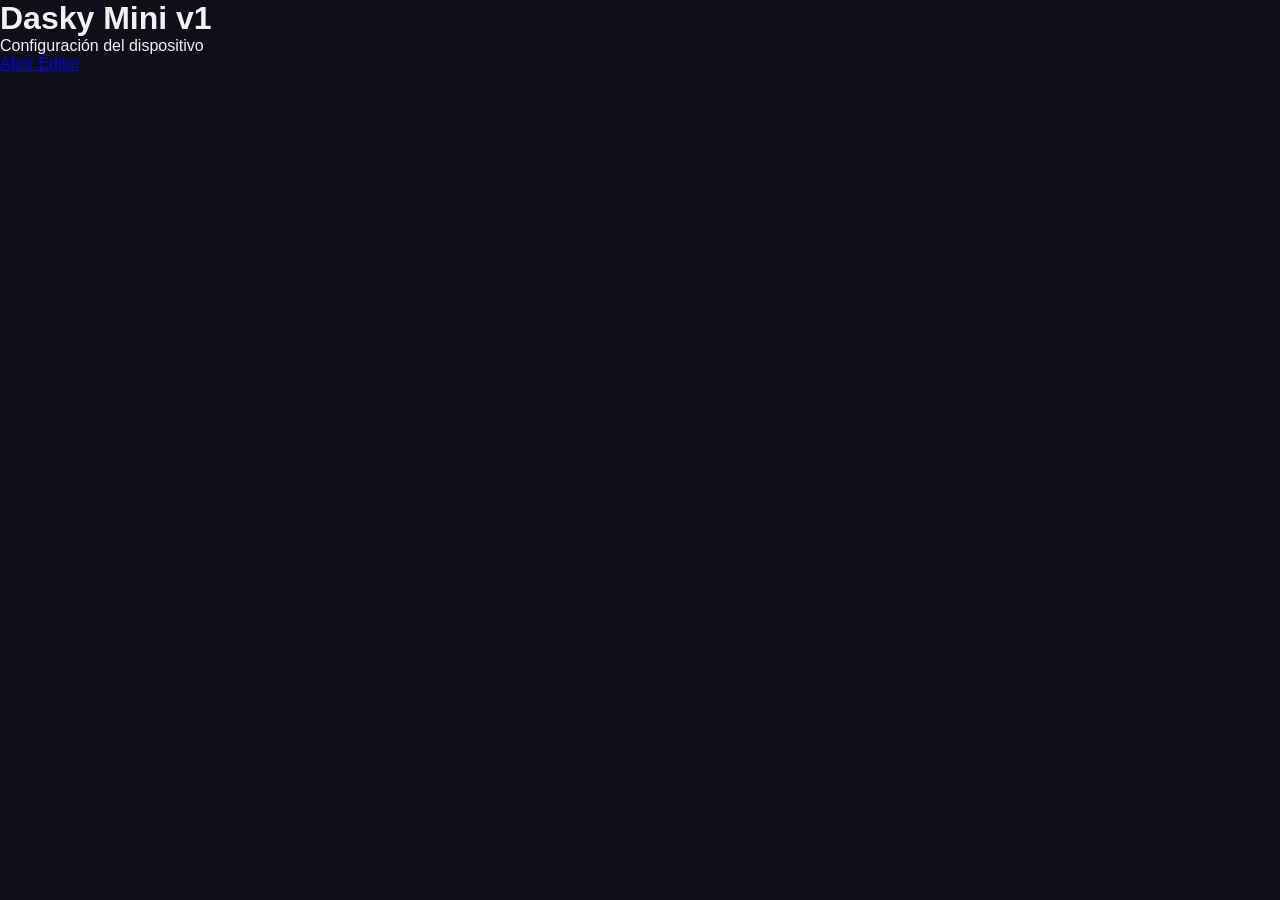
<file: index.html>
<!DOCTYPE html>
<html lang="es">
<head>
    <meta charset="UTF-8">
    <meta name="viewport" content="width=device-width, initial-scale=1.0">
    <title>Dasky Mini v1</title>
    <link rel="stylesheet" href="css/estilo.css">
</head>
<body>
    <div class="container">
        <h1>Dasky Mini v1</h1>
        <p class="subtitle">Configuración del dispositivo</p>
        <a href="/config" class="btn">Abrir Editor</a>
    </div>
</body>
</html>
</file>
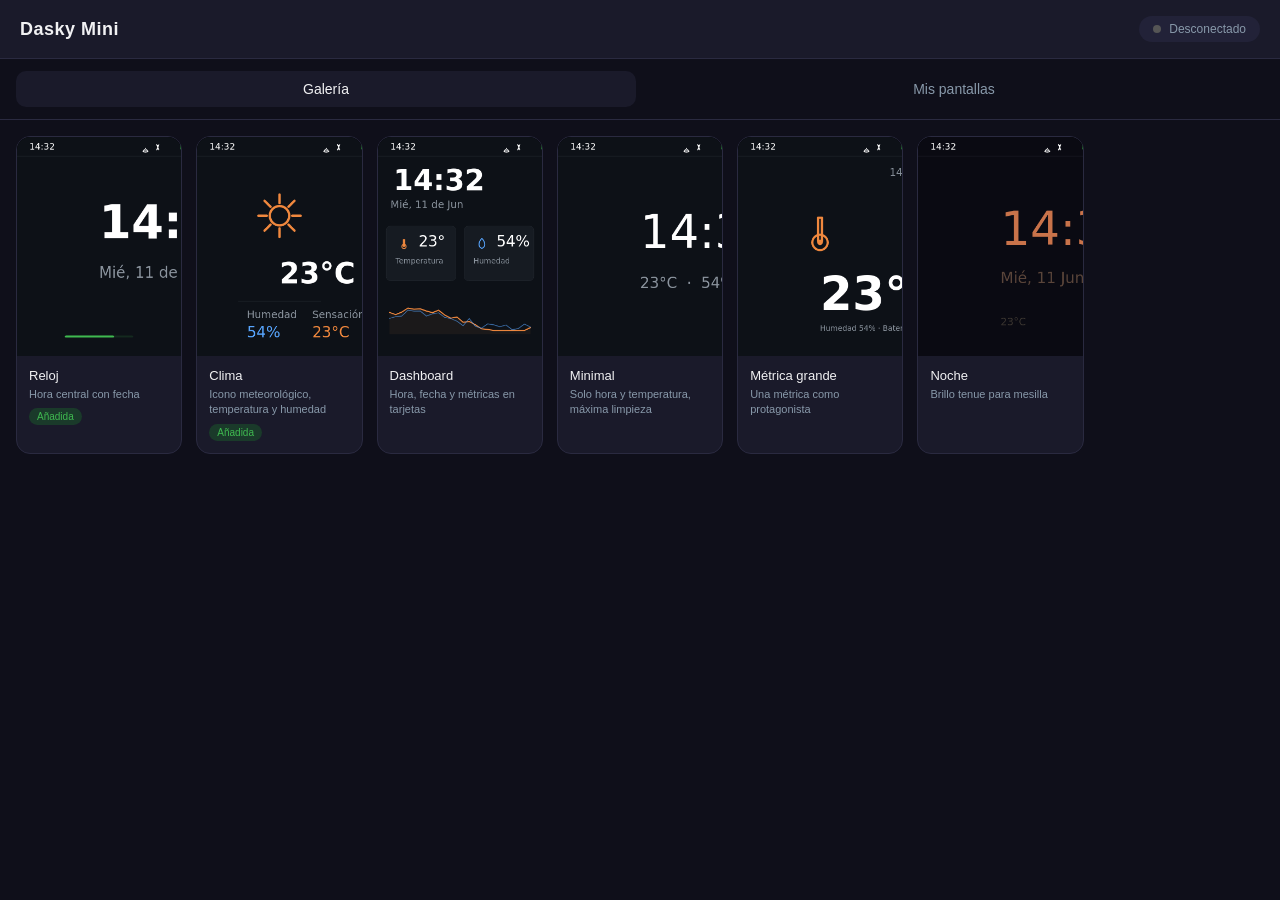
<file: config/index.html>
<!DOCTYPE html>
<html lang="es">
<head>
    <meta charset="UTF-8">
    <meta name="viewport" content="width=device-width, initial-scale=1.0, user-scalable=no">
    <meta name="apple-mobile-web-app-capable" content="yes">
    <meta name="theme-color" content="#0f0f1a">
    <title>Dasky Mini</title>
    <link rel="stylesheet" href="../css/estilo.css">
</head>
<body>
    <header>
        <span class="logo">Dasky Mini</span>
        <span class="estado" id="estado">
            <span class="estado-dot"></span>
            Desconectado
        </span>
    </header>

    <nav class="tabs">
        <button class="tab active" data-tab="galeria">Galería</button>
        <button class="tab" data-tab="mis-pantallas">Mis pantallas</button>
    </nav>

    <main>
        <!-- GALERÍA -->
        <section class="tab-content active" id="tab-galeria">
            <div class="galeria-grid" id="galeria-grid">
                <!-- Se llena con JS -->
            </div>
        </section>

        <!-- MIS PANTALLAS -->
        <section class="tab-content" id="tab-mis-pantallas">
            <div class="mis-pantallas-header">
                <p class="hint">Arrastra para reordenar. Pulsa para previsualizar.</p>
            </div>
            <div class="pantallas-lista" id="pantallas-lista">
                <!-- Se llena con JS -->
            </div>
            <button class="btn-guardar" id="btn-guardar">
                <svg width="20" height="20" viewBox="0 0 24 24" fill="none" stroke="currentColor" stroke-width="2"><path d="M19 21H5a2 2 0 01-2-2V5a2 2 0 012-2h11l5 5v11a2 2 0 01-2 2z"/><polyline points="17 21 17 13 7 13 7 21"/><polyline points="7 3 7 8 15 8"/></svg>
                Guardar en dispositivo
            </button>
        </section>
    </main>

    <!-- PREVIEW MODAL -->
    <div class="modal-overlay" id="preview-modal">
        <div class="modal-preview">
            <button class="modal-close" id="preview-close">
                <svg width="24" height="24" viewBox="0 0 24 24" fill="none" stroke="currentColor" stroke-width="2"><line x1="18" y1="6" x2="6" y2="18"/><line x1="6" y1="6" x2="18" y2="18"/></svg>
            </button>
            <div class="preview-screen" id="preview-screen"></div>
            <p class="preview-nombre" id="preview-nombre"></p>
            <button class="btn-añadir" id="btn-añadir">Añadir a mis pantallas</button>
        </div>
    </div>

    <!-- TOAST -->
    <div class="toast" id="toast"></div>

    <script src="../js/app.js"></script>
    <script src="../js/ble.js"></script>
    <script src="../js/usb.js"></script>
</body>
</html>
</file>
<file: css/estilo.css>
:root {
    --bg: #0f0f1a;
    --surface: #1a1a2a;
    --surface2: #222238;
    --accent: #e94560;
    --accent2: #4ade80;
    --accent3: #60a5fa;
    --text: #f1f1f3;
    --text2: #8899aa;
    --border: #2a2a40;
    --radius: 14px;
    --radius-sm: 10px;
}

* {
    margin: 0;
    padding: 0;
    box-sizing: border-box;
    -webkit-tap-highlight-color: transparent;
}

body {
    font-family: 'Inter', -apple-system, BlinkMacSystemFont, 'Segoe UI', sans-serif;
    background: var(--bg);
    color: var(--text);
    min-height: 100dvh;
    display: flex;
    flex-direction: column;
}

/* ===== HEADER ===== */
header {
    display: flex;
    justify-content: space-between;
    align-items: center;
    padding: 16px 20px;
    background: var(--surface);
    border-bottom: 1px solid var(--border);
}

.logo {
    font-size: 18px;
    font-weight: 600;
    letter-spacing: 0.5px;
}

.estado {
    display: flex;
    align-items: center;
    gap: 8px;
    font-size: 12px;
    color: var(--text2);
    background: var(--surface2);
    padding: 6px 14px;
    border-radius: 20px;
}

.estado-dot {
    width: 8px;
    height: 8px;
    border-radius: 50%;
    background: #555;
}

.estado.conectado .estado-dot {
    background: var(--accent2);
}

.estado.conectado {
    color: var(--accent2);
}

/* ===== TABS ===== */
.tabs {
    display: flex;
    padding: 12px 16px;
    gap: 8px;
    background: var(--bg);
    border-bottom: 1px solid var(--border);
}

.tab {
    flex: 1;
    padding: 10px;
    border: none;
    background: transparent;
    color: var(--text2);
    font-size: 14px;
    font-weight: 500;
    cursor: pointer;
    border-radius: 10px;
    transition: all 0.2s;
}

.tab.active {
    background: var(--surface);
    color: var(--text);
}

/* ===== TAB CONTENT ===== */
.tab-content {
    display: none;
    flex: 1;
    overflow-y: auto;
    padding: 16px;
}

.tab-content.active {
    display: block;
}

/* ===== GALERÍA ===== */
.galeria-grid {
    display: grid;
    grid-template-columns: repeat(auto-fill, minmax(150px, 1fr));
    gap: 14px;
}

.galeria-card {
    background: var(--surface);
    border-radius: var(--radius);
    border: 1px solid var(--border);
    overflow: hidden;
    cursor: pointer;
    transition: all 0.25s;
}

.galeria-card:hover {
    border-color: var(--accent3);
    transform: translateY(-2px);
}

.galeria-card:active {
    transform: scale(0.97);
}

.galeria-preview {
    width: 100%;
    aspect-ratio: 3/4;
    background: #000;
    display: flex;
    align-items: center;
    justify-content: center;
    position: relative;
    overflow: hidden;
}

.galeria-preview canvas {
    width: 100%;
    height: 100%;
}

.galeria-info {
    padding: 12px;
}

.galeria-nombre {
    font-size: 13px;
    font-weight: 500;
    margin-bottom: 4px;
}

.galeria-desc {
    font-size: 11px;
    color: var(--text2);
    line-height: 1.4;
}

/* ===== MIS PANTALLAS ===== */
.mis-pantallas-header {
    margin-bottom: 16px;
}

.hint {
    font-size: 12px;
    color: var(--text2);
}

.pantallas-lista {
    display: flex;
    flex-direction: column;
    gap: 10px;
}

.pantalla-item {
    display: flex;
    align-items: center;
    gap: 14px;
    background: var(--surface);
    border: 1px solid var(--border);
    border-radius: var(--radius);
    padding: 12px 14px;
    cursor: grab;
    transition: all 0.2s;
}

.pantalla-item:active {
    cursor: grabbing;
}

.pantalla-item.dragging {
    opacity: 0.5;
    border-color: var(--accent3);
}

.pantalla-item .drag-handle {
    display: flex;
    align-items: center;
    color: var(--text2);
    font-size: 20px;
}

.pantalla-thumb {
    width: 48px;
    height: 64px;
    background: #000;
    border-radius: 6px;
    flex-shrink: 0;
    overflow: hidden;
}

.pantalla-thumb canvas {
    width: 100%;
    height: 100%;
}

.pantalla-info {
    flex: 1;
    min-width: 0;
}

.pantalla-info .nombre {
    font-size: 14px;
    font-weight: 500;
}

.pantalla-info .meta {
    font-size: 11px;
    color: var(--text2);
    margin-top: 2px;
}

.pantalla-item .btn-quitar {
    width: 32px;
    height: 32px;
    border-radius: 50%;
    border: 1px solid var(--border);
    background: transparent;
    color: var(--text2);
    cursor: pointer;
    display: flex;
    align-items: center;
    justify-content: center;
    flex-shrink: 0;
    transition: all 0.2s;
}

.pantalla-item .btn-quitar:hover {
    border-color: var(--accent);
    color: var(--accent);
}

/* ===== BOTÓN GUARDAR ===== */
.btn-guardar {
    width: 100%;
    margin-top: 20px;
    padding: 16px;
    background: var(--accent);
    color: white;
    border: none;
    border-radius: var(--radius);
    font-size: 15px;
    font-weight: 600;
    cursor: pointer;
    display: flex;
    align-items: center;
    justify-content: center;
    gap: 10px;
    transition: all 0.2s;
}

.btn-guardar:hover {
    opacity: 0.9;
}

.btn-guardar:active {
    transform: scale(0.98);
}

/* ===== MODAL PREVIEW ===== */
.modal-overlay {
    position: fixed;
    inset: 0;
    background: rgba(0,0,0,0.8);
    z-index: 200;
    display: flex;
    align-items: center;
    justify-content: center;
    padding: 20px;
    opacity: 0;
    pointer-events: none;
    transition: opacity 0.25s;
}

.modal-overlay.visible {
    opacity: 1;
    pointer-events: auto;
}

.modal-preview {
    background: var(--surface);
    border-radius: 20px;
    padding: 24px;
    width: 100%;
    max-width: 320px;
    text-align: center;
    position: relative;
}

.modal-close {
    position: absolute;
    top: 12px;
    right: 12px;
    width: 36px;
    height: 36px;
    border-radius: 50%;
    border: 1px solid var(--border);
    background: var(--surface2);
    color: var(--text);
    cursor: pointer;
    display: flex;
    align-items: center;
    justify-content: center;
}

.preview-screen {
    width: 180px;
    height: 240px;
    background: #000;
    border-radius: 14px;
    margin: 0 auto 16px;
    overflow: hidden;
    border: 2px solid var(--border);
}

.preview-screen canvas {
    width: 100%;
    height: 100%;
}

.preview-nombre {
    font-size: 16px;
    font-weight: 500;
    margin-bottom: 16px;
}

.btn-añadir {
    width: 100%;
    padding: 14px;
    background: var(--accent3);
    color: white;
    border: none;
    border-radius: 12px;
    font-size: 14px;
    font-weight: 600;
    cursor: pointer;
    transition: all 0.2s;
}

.btn-añadir:active {
    transform: scale(0.97);
}

.btn-añadir.añadido {
    background: var(--accent2);
}

/* ===== TOAST ===== */
.toast {
    position: fixed;
    bottom: 30px;
    left: 50%;
    transform: translateX(-50%) translateY(20px);
    background: var(--surface2);
    color: var(--text);
    padding: 12px 24px;
    border-radius: 24px;
    font-size: 13px;
    font-weight: 500;
    opacity: 0;
    pointer-events: none;
    transition: all 0.3s;
    z-index: 300;
    border: 1px solid var(--border);
}

.toast.visible {
    opacity: 1;
    transform: translateX(-50%) translateY(0);
}

/* ===== SCROLLBAR ===== */
::-webkit-scrollbar {
    width: 4px;
}

::-webkit-scrollbar-thumb {
    background: var(--border);
    border-radius: 2px;
}

/* Empty state */
.empty-state {
    text-align: center;
    padding: 60px 20px;
    color: var(--text2);
}

.empty-state p {
    margin-top: 16px;
    font-size: 14px;
}

.empty-state .sub {
    font-size: 12px;
    margin-top: 4px;
    opacity: 0.6;
}

/* Galería cards mejoradas */
.galeria-preview canvas {
    display: block;
    width: 100%;
    height: 100%;
    object-fit: contain;
}

/* Thumbnails en mis pantallas */
.pantalla-thumb canvas {
    display: block;
    width: 100%;
    height: 100%;
    border-radius: 6px;
}

/* Preview modal screen */
.preview-screen canvas {
    display: block;
    border-radius: 14px;
}

.badge-añadida {
    display: inline-block;
    margin-top: 6px;
    font-size: 10px;
    background: #1a3a2a;
    color: #3fb950;
    padding: 3px 8px;
    border-radius: 10px;
    font-weight: 500;
}

.empty-state {
    text-align: center;
    padding: 60px 20px;
    color: var(--text2);
}

.empty-state p {
    margin-top: 16px;
    font-size: 15px;
    font-weight: 500;
}

.empty-state span {
    font-size: 12px;
    opacity: 0.5;
}

.galeria-preview canvas,
.pantalla-thumb canvas,
.preview-screen canvas {
    display: block;
    width: 100%;
    height: 100%;
    object-fit: contain;
}

.preview-screen {
    border-radius: 16px;
    overflow: hidden;
}
</file>
